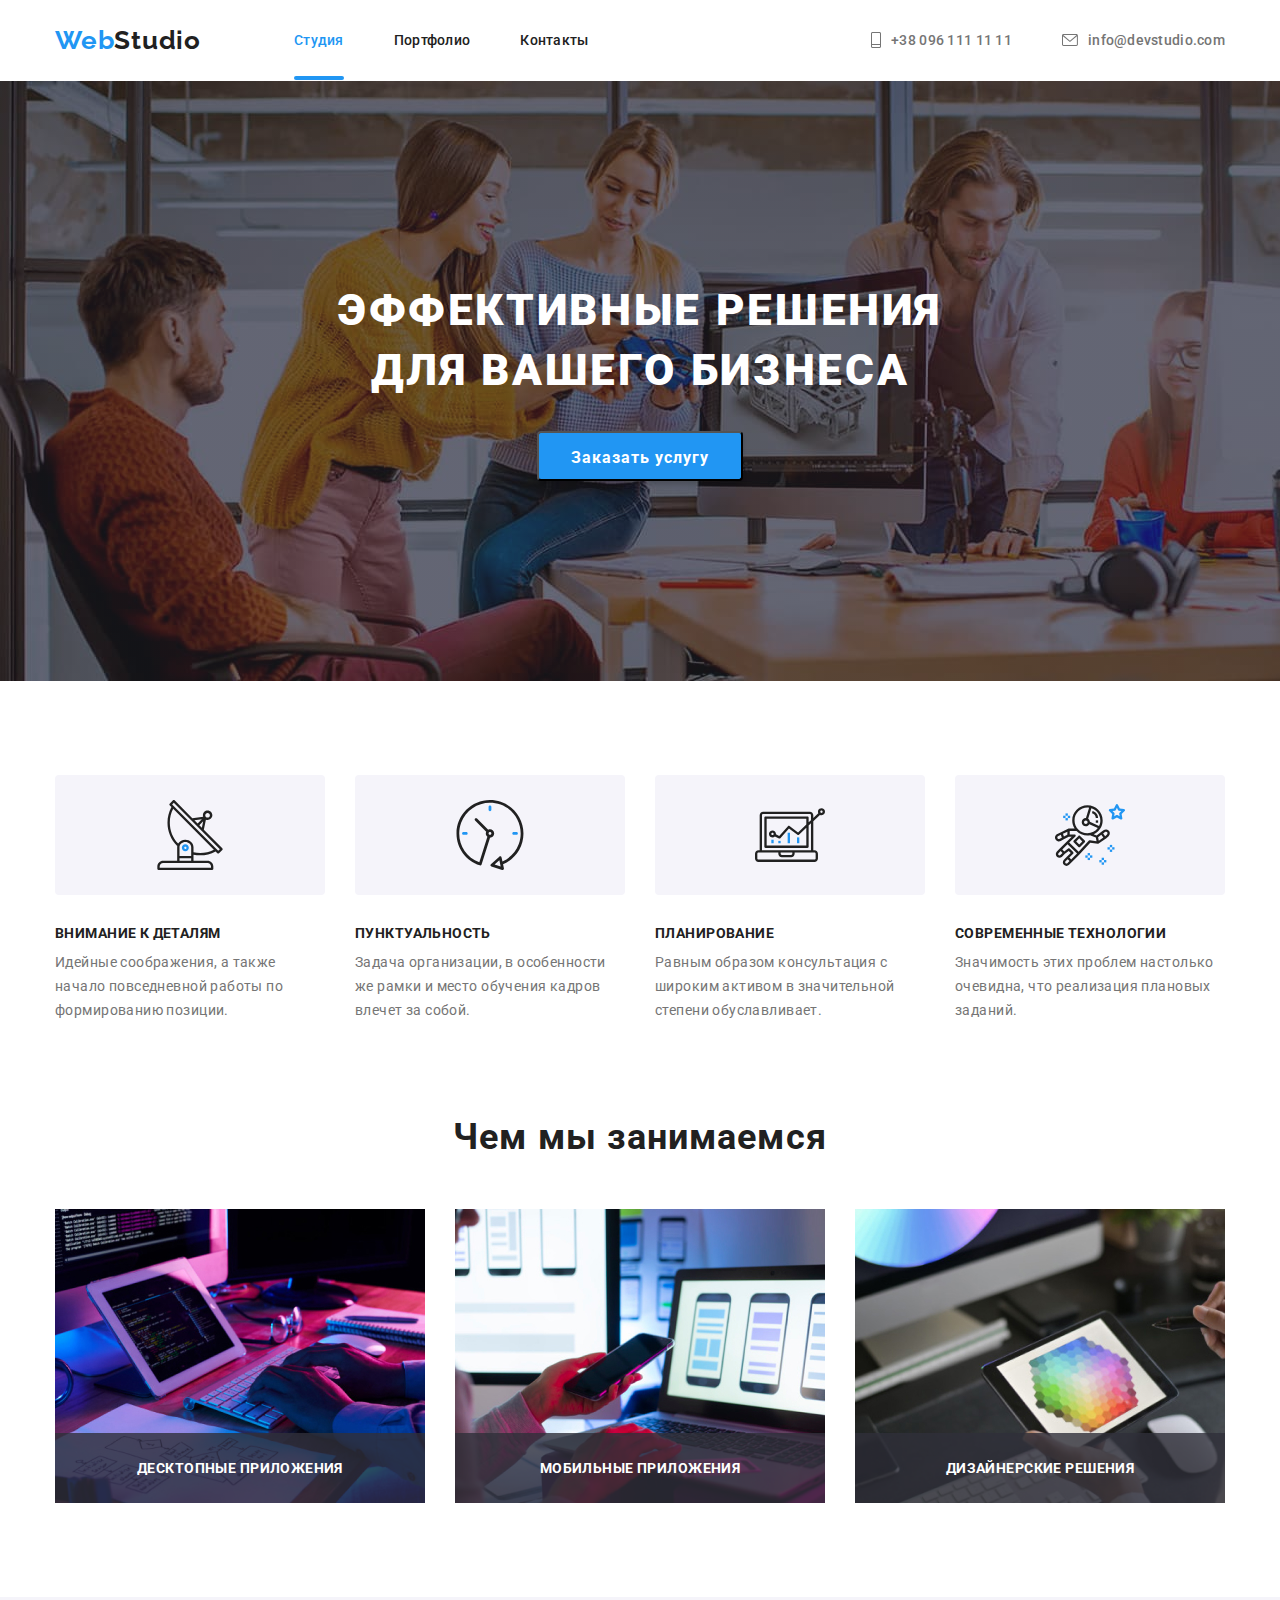
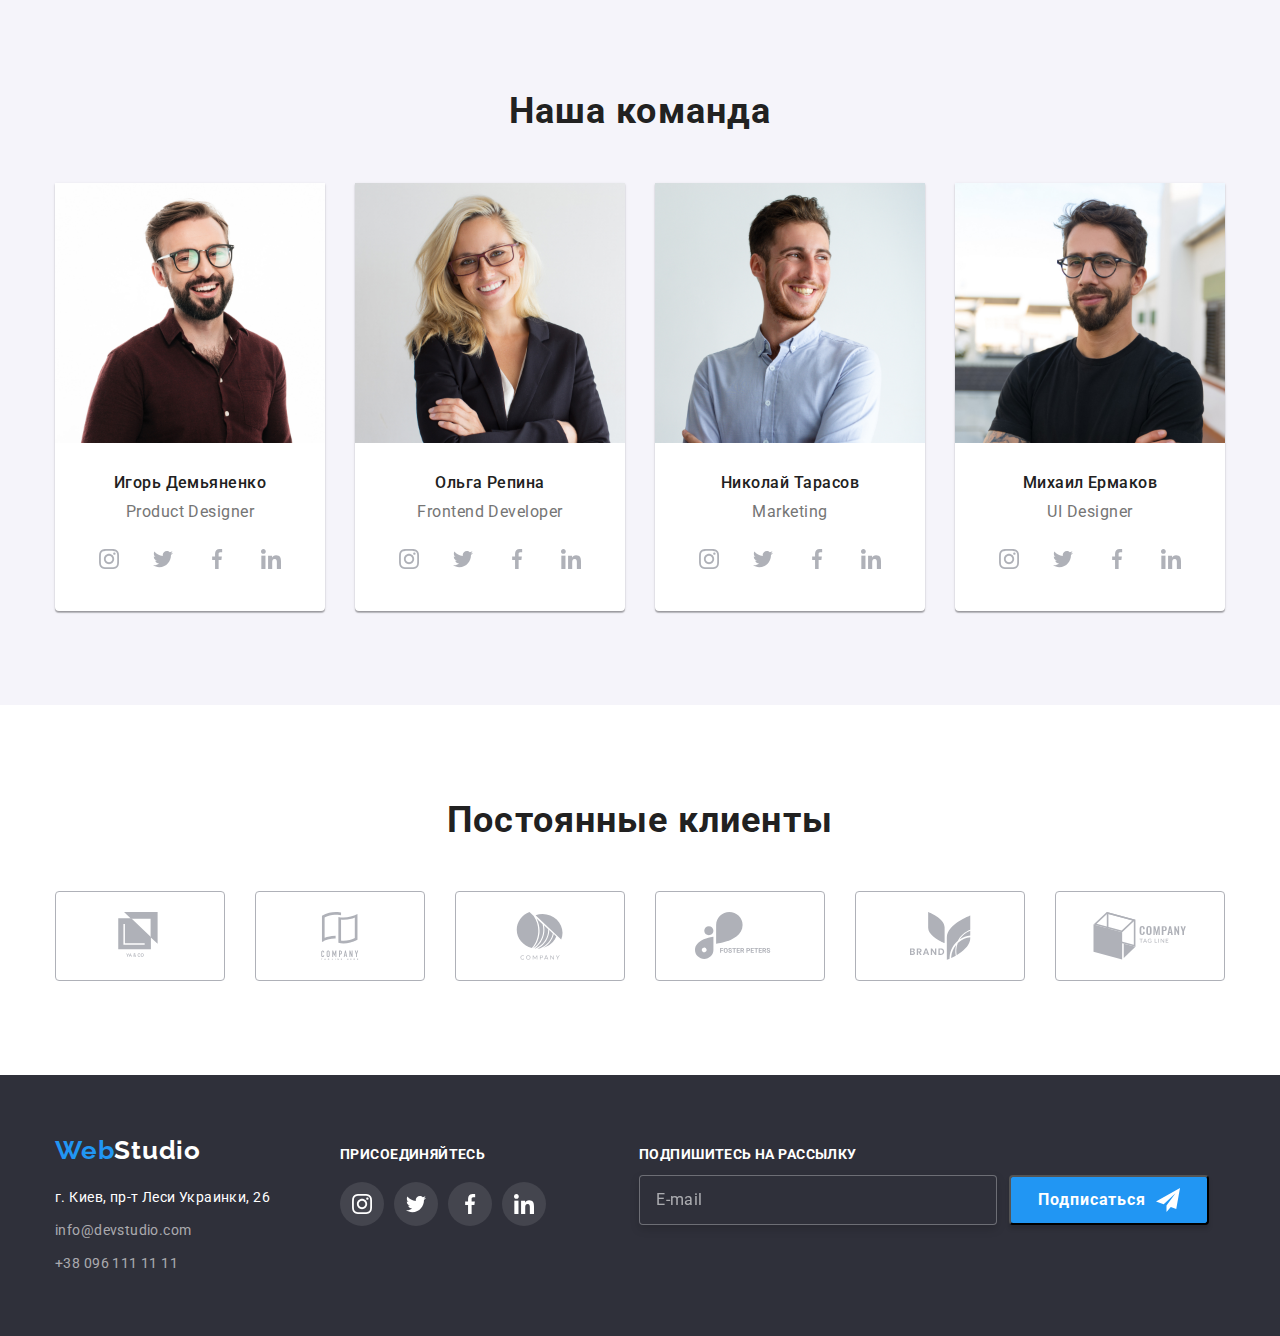
<file: index.html>
<!doctype html>
<html lang="ru">
<head>
    <meta charset="UTF-8">
    <meta name="viewport" content="width=device-width, initial-scale=1.0">
    <meta http-equiv="X-UA-Compatible" content="ie=edge">
    <link rel="stylesheet" href="./css/normalize.css"/>
    <link rel="preconnect" href="https://fonts.gstatic.com">
    <link href="https://fonts.googleapis.com/css2?family=Raleway:wght@700&family=Roboto:wght@400;500;700;900&display=swap"
          rel="stylesheet">
    <link rel="stylesheet" href="./css/styles.css"/>
    <title>WebStudio</title>
</head>
<body>
<header class="header">
    <div class="container">
        <a href="#" aria-label="логотип сайта" class="header-logo"><span>Web</span>Studio</a>
        <nav>
            <ul class="header-nav">
                <li class="header-nav-li"><a href="index.html" class="current-link header-nav-link">Студия</a></li>
                <li class="header-nav-li"><a href="portfolio.html" class="header-nav-link">Портфолио</a></li>
                <li class="header-nav-li"><a href="" class="header-nav-link">Контакты</a></li>
            </ul>
        </nav>
        <address class="header-address">
            <ul class="header-nav">
                <li class="header-address-li">

                    <a href="tel:+380961111111" class="header-address-link">
                        <svg class="icon-vector">
                            <use href="./images/sprite/sprite.svg#icon-vector"></use>
                        </svg>
                        +38 096 111 11 11</a>
                </li>
                <li class="header-address-li">

                    <a href="mailto:info@devstudio.com" class="header-address-link">
                        <svg class="icon-envelope">
                            <use href="./images/sprite/sprite.svg#icon-envelope"></use>
                        </svg>
                        info@devstudio.com</a>
                </li>
            </ul>
        </address>

    </div>
</header>
<main>
    <section class="order">
        <div class="order-content container">
            <h1 class="order-name">
                Эффективные решения для вашего бизнеса
            </h1>
            <button class="order-btn" type="button" data-modal-open>Заказать услугу</button>
        </div>
    </section>
    <section class="section">
        <div class="container">
            <h2 class="visually-hidden">Наши преимущества</h2>
            <ul class="advantage-block">
                <li class="advantage-block-section">
                    <div class="advantage-wrap">
                        <svg class="advantage-icon">
                            <use href="./images/sprite/sprite.svg#icon-antenna"></use>
                        </svg>
                    </div>
                    <h3 class="advantage">Внимание к деталям</h3>
                    <p class="advantage-about">Идейные соображения, а также начало повседневной работы по формированию
                        позиции.</p>
                </li>
                <li class="advantage-block-section">
                    <div class="advantage-wrap">
                        <svg class="advantage-icon">
                            <use href="./images/sprite/sprite.svg#icon-clock"></use>
                        </svg>
                    </div>
                    <h3 class="advantage">Пунктуальность</h3>
                    <p class="advantage-about">Задача организации, в особенности же рамки и место обучения кадров влечет
                        за
                        собой.</p>
                </li>
                <li class="advantage-block-section">
                    <div class="advantage-wrap">
                        <svg class="advantage-icon">
                            <use href="./images/sprite/sprite.svg#icon-diagram"></use>
                        </svg>
                    </div>
                    <h3 class="advantage">Планирование</h3>
                    <p class="advantage-about">Равным образом консультация с широким активом в значительной степени
                        обуславливает.</p>
                </li>
                <li class="advantage-block-section">
                    <div class="advantage-wrap">
                        <svg class="advantage-icon">
                            <use href="./images/sprite/sprite.svg#icon-astronaut"></use>
                        </svg>
                    </div>
                    <h3 class="advantage">Современные технологии</h3>
                    <p class="advantage-about">Значимость этих проблем настолько очевидна, что реализация плановых
                        заданий.</p>
                </li>
            </ul>
        </div>

    </section>
    <section class="our-work-section">
        <div class="container">
            <h2 class="our-work">
                Чем мы занимаемся
            </h2>
            <ul class="our-work-images">
                <li class="our-work-pos">
                    <div class="our-work-img-wrapper">
                        <img src="images/what_we_do/what_we_do_1.jpg" alt="Чем мы занимаемся 1"
                             class="our-work-img">
                        <p class="our-work-images-overlay">Десктопные приложения</p>
                    </div>

                </li>
                <li class="our-work-pos">
                    <div class="our-work-img-wrapper">

                        <img src="images/what_we_do/what_we_do_2.jpg" alt="Чем мы занимаемся 2"
                             class="our-work-img">
                        <p class="our-work-images-overlay">Мобильные приложения</p>
                    </div>
                </li>
                <li class="our-work-pos">
                    <div class="our-work-img-wrapper">

                        <img src="images/what_we_do/what_we_do_3.jpg" alt="Чем мы занимаемся 3"
                             class="our-work-img">
                        <p class="our-work-images-overlay">Дизайнерские решения</p>
                    </div>
                </li>
            </ul>
        </div>
    </section>
    <section class="team section">
        <div class="container">
            <h2 class="our-work">
                Наша команда
            </h2>
            <ul class="teams-position">
                <li class="team-card">
                    <img src="./images/our_team/product_designer.jpg" alt="Product Designer" class="our-team-image">
                    <h3 class="team-name">Игорь Демьяненко</h3>
                    <p lang="en" class="team-owes">Product Designer</p>
                    <ul class="team-social-list">
                        <li class="team-social-item"><a href="https://www.instagram.com/" class="team-social-link"
                                                        target="_blank">
                            <svg class="team-social-list-icon">
                                <use href="./images/sprite/sprite.svg#icon-instagram"></use>
                            </svg>
                        </a></li>
                        <li class="team-social-item"><a href="https://twitter.com/" class="team-social-link"
                                                        target="_blank">
                            <svg class="team-social-list-icon">
                                <use href="./images/sprite/sprite.svg#icon-twitter"></use>
                            </svg>
                        </a></li>
                        <li class="team-social-item"><a href="https://www.facebook.com/" class="team-social-link"
                                                        target="_blank">
                            <svg class="team-social-list-icon">
                                <use href="./images/sprite/sprite.svg#icon-facebook"></use>
                            </svg>
                        </a></li>
                        <li class="team-social-item"><a href="https://www.linkedin.com/" class="team-social-link"
                                                        target="_blank">
                            <svg class="team-social-list-icon">
                                <use href="./images/sprite/sprite.svg#icon-linkedin"></use>
                            </svg>
                        </a></li>
                    </ul>
                </li>
                <li class="team-card">
                    <img src="./images/our_team/frontend_developer.jpg" alt="Frontend Developer" class="our-team-image">
                    <h3 class="team-name">Ольга Репина</h3>
                    <p lang="en" class="team-owes">Frontend Developer</p>
                    <ul class="team-social-list">
                        <li class="team-social-item"><a href="https://www.instagram.com/" class="team-social-link"
                                                        target="_blank">
                            <svg class="team-social-list-icon">
                                <use href="./images/sprite/sprite.svg#icon-instagram"></use>
                            </svg>
                        </a></li>
                        <li class="team-social-item"><a href="https://twitter.com/" class="team-social-link"
                                                        target="_blank">
                            <svg class="team-social-list-icon">
                                <use href="./images/sprite/sprite.svg#icon-twitter"></use>
                            </svg>
                        </a></li>
                        <li class="team-social-item"><a href="https://www.facebook.com/" class="team-social-link"
                                                        target="_blank">
                            <svg class="team-social-list-icon">
                                <use href="./images/sprite/sprite.svg#icon-facebook"></use>
                            </svg>
                        </a></li>
                        <li class="team-social-item"><a href="https://www.linkedin.com/" class="team-social-link"
                                                        target="_blank">
                            <svg class="team-social-list-icon">
                                <use href="./images/sprite/sprite.svg#icon-linkedin"></use>
                            </svg>
                        </a></li>
                    </ul>
                </li>
                <li class="team-card">
                    <img src="./images/our_team/marketing.jpg" alt="Marketing" class="our-team-image">
                    <h3 class="team-name">Николай Тарасов</h3>
                    <p lang="en" class="team-owes">Marketing</p>
                    <ul class="team-social-list">
                        <li class="team-social-item"><a href="https://www.instagram.com/" class="team-social-link"
                                                        target="_blank">
                            <svg class="team-social-list-icon">
                                <use href="./images/sprite/sprite.svg#icon-instagram"></use>
                            </svg>
                        </a></li>
                        <li class="team-social-item"><a href="https://twitter.com/" class="team-social-link"
                                                        target="_blank">
                            <svg class="team-social-list-icon">
                                <use href="./images/sprite/sprite.svg#icon-twitter"></use>
                            </svg>
                        </a></li>
                        <li class="team-social-item"><a href="https://www.facebook.com/" class="team-social-link"
                                                        target="_blank">
                            <svg class="team-social-list-icon">
                                <use href="./images/sprite/sprite.svg#icon-facebook"></use>
                            </svg>
                        </a></li>
                        <li class="team-social-item"><a href="https://www.linkedin.com/" class="team-social-link"
                                                        target="_blank">
                            <svg class="team-social-list-icon">
                                <use href="./images/sprite/sprite.svg#icon-linkedin"></use>
                            </svg>
                        </a></li>
                    </ul>
                </li>
                <li class="team-card">
                    <img src="./images/our_team/ui_designer.jpg" alt="UI_Designer" class="our-team-image">
                    <h3 class="team-name">Михаил Ермаков</h3>
                    <p lang="en" class="team-owes">UI Designer</p>
                    <ul class="team-social-list">
                        <li class="team-social-item"><a href="https://www.instagram.com/" class="team-social-link"
                                                        target="_blank">
                            <svg class="team-social-list-icon">
                                <use href="./images/sprite/sprite.svg#icon-instagram"></use>
                            </svg>
                        </a></li>
                        <li class="team-social-item"><a href="https://twitter.com/" class="team-social-link"
                                                        target="_blank">
                            <svg class="team-social-list-icon">
                                <use href="./images/sprite/sprite.svg#icon-twitter"></use>
                            </svg>
                        </a></li>
                        <li class="team-social-item"><a href="https://www.facebook.com/" class="team-social-link"
                                                        target="_blank">
                            <svg class="team-social-list-icon">
                                <use href="./images/sprite/sprite.svg#icon-facebook"></use>
                            </svg>
                        </a></li>
                        <li class="team-social-item"><a href="https://www.linkedin.com/" class="team-social-link"
                                                        target="_blank">
                            <svg class="team-social-list-icon">
                                <use href="./images/sprite/sprite.svg#icon-linkedin"></use>
                            </svg>
                        </a></li>
                    </ul>
                </li>
            </ul>
        </div>

    </section>
    <section class="clients section">
        <div class="container">
            <h2 class="clients-tittle">Постоянные клиенты</h2>
            <ul class="clients-list">
                <li class="clients-item"><a href="" class="clients-link">
                    <svg class="clients-icon">
                        <use href="./images/sprite/sprite.svg#icon-logo-1"></use>
                    </svg>
                </a></li>
                <li class="clients-item"><a href="" class="clients-link">
                    <svg class="clients-icon">
                        <use href="./images/sprite/sprite.svg#icon-logo-2"></use>
                    </svg>
                </a></li>
                <li class="clients-item"><a href="" class="clients-link">
                    <svg class="clients-icon">
                        <use href="./images/sprite/sprite.svg#icon-logo-3"></use>
                    </svg>
                </a></li>
                <li class="clients-item"><a href="" class="clients-link">
                    <svg class="clients-icon">
                        <use href="./images/sprite/sprite.svg#icon-logo-4"></use>
                    </svg>
                </a></li>
                <li class="clients-item"><a href="" class="clients-link">
                    <svg class="clients-icon">
                        <use href="./images/sprite/sprite.svg#icon-logo-5"></use>
                    </svg>
                </a></li>
                <li class="clients-item"><a href="" class="clients-link">
                    <svg class="clients-icon">
                        <use href="./images/sprite/sprite.svg#icon-logo-6"></use>
                    </svg>
                </a></li>
            </ul>
        </div>
    </section>
</main>
<footer class="footer">
    <div class="container">
        <!--        <a href="#" aria-label="логотип сайта" class="footer-logo"><span>Web</span>Studio</a>-->
        <address class="footer-address">
            <div>
                <a href="#" aria-label="логотип сайта" class="footer-logo"><span>Web</span>Studio</a>
                <ul>
                    <li class="footer-address-inf"><a href="https://goo.gl/maps/DcBkYjaasSSmCupL6" target="_blank"
                                                      class="footer-address">г. Киев, пр-т
                        Леси Украинки, 26</a></li>
                    <li class="footer-address-inf"><a href="mailto:info@devstudio.com" class="footer-address">info@devstudio.com</a>
                    </li>
                    <li class="footer-address-inf"><a href="tel:+380961111111" class="footer-address">+38 096 111 11
                        11</a>
                    </li>
                </ul>
            </div>
            <div class="footer-icon">
                <p class="footer-icon-head">присоединяйтесь</p>
                <ul class="footer-social-list">
                    <li class="footer-social-item"><a href="https://www.instagram.com/" class="footer-social-link"
                                                      target="_blank">
                        <svg class="footer-social-list-icon">
                            <use href="./images/sprite/sprite.svg#icon-instagram"></use>
                        </svg>
                    </a></li>
                    <li class="footer-social-item"><a href="https://twitter.com/" class="footer-social-link"
                                                      target="_blank">
                        <svg class="footer-social-list-icon">
                            <use href="./images/sprite/sprite.svg#icon-twitter"></use>
                        </svg>
                    </a></li>
                    <li class="footer-social-item"><a href="https://www.facebook.com/" class="footer-social-link"
                                                      target="_blank">
                        <svg class="footer-social-list-icon">
                            <use href="./images/sprite/sprite.svg#icon-facebook"></use>
                        </svg>
                    </a></li>
                    <li class="footer-social-item"><a href="https://www.linkedin.com/" class="footer-social-link"
                                                      target="_blank">
                        <svg class="footer-social-list-icon">
                            <use href="./images/sprite/sprite.svg#icon-linkedin"></use>
                        </svg>
                    </a></li>
                </ul>
            </div>
            <div class="footer__mailing">
            <form action="#" class="footer__form">
                <p class="footer__form-info">Подпишитесь на рассылку</p>
                <div class="footer__form-wrapper">
                <label class="footer__form-field">
                    <input type="text" class="footer__form-input" placeholder="E-mail" name="user_mail">
                </label>
                <button type="submit" class="footer__form_btn"><span class="footer__form_btn-wrapper">Подписаться
                    <img src="./images/sprite/icon_send.svg" alt="footer__icon" class="footer__form-btn-icon">
                </span>
                </button>
                </div>
            </form>
            </div>
        </address>
    </div>
</footer>

<div class="backdrop is-hidden" data-modal>
    <div class="modal">
        <button type="button" class="close-btn" data-modal-close><img src="./images/sprite/close-black.svg"
                                                                      alt="close-black"></button>
        <form action="#" class="modal__form">
            <p class="modal__form-action">Оставьте свои данные, мы вам перезвоним</p>
            <label class="modal__form-field">
                <span class="modal__form-name">Имя</span>
                <span class="modal__form-input-wrapper">
                    <input type="text" class="modal__form-input" name="user_name">
                    <svg class="modal__form-icon">
                        <use href="./images/sprite/modal.svg#icon-person"></use>
                    </svg>
                </span>
            </label>
            <label class="modal__form-field">
                <span class="modal__form-name">Телефон</span>
                <span class="modal__form-input-wrapper">
                <input type="tel" class="modal__form-input" name="user_tel">
                <svg class="modal__form-icon">
                    <use href="./images/sprite/modal.svg#icon-phone"></use>
                </svg>
               </span>
            </label>
            <label class="modal__form-field">
                <span class="modal__form-name">Почта</span>
                <span class="modal__form-input-wrapper">
                <input type="email" class="modal__form-input" name="user_mail">
                <svg class="modal__form-icon">
                    <use href="./images/sprite/modal.svg#icon-email"></use>
                </svg>
                </span>
            </label>
            <label class="modal__form-field-comment" for="comment">
                <span class="modal__form-name">Комментарий</span>
            </label>
                <textarea id="comment" name="user_message" class="modal__form-message" placeholder="Введите текст"></textarea>

            <input id="user-policy" type="checkbox" name="user_policy" class="modal__form-policy visually-hidden"
                   value="accept-policy">
            <label for="user-policy" class="modal__form-policy "><span class="modal__form-text">Соглашаюсь с рассылкой и принимаю <a
                    href="">Условия
                договора</a></span>
            </label>
            <button type="submit" class="modal__form-btn">Отправить</button>
        </form>
    </div>
</div>


<script src="./js/modal.js"></script>
</body>
</html>
</file>
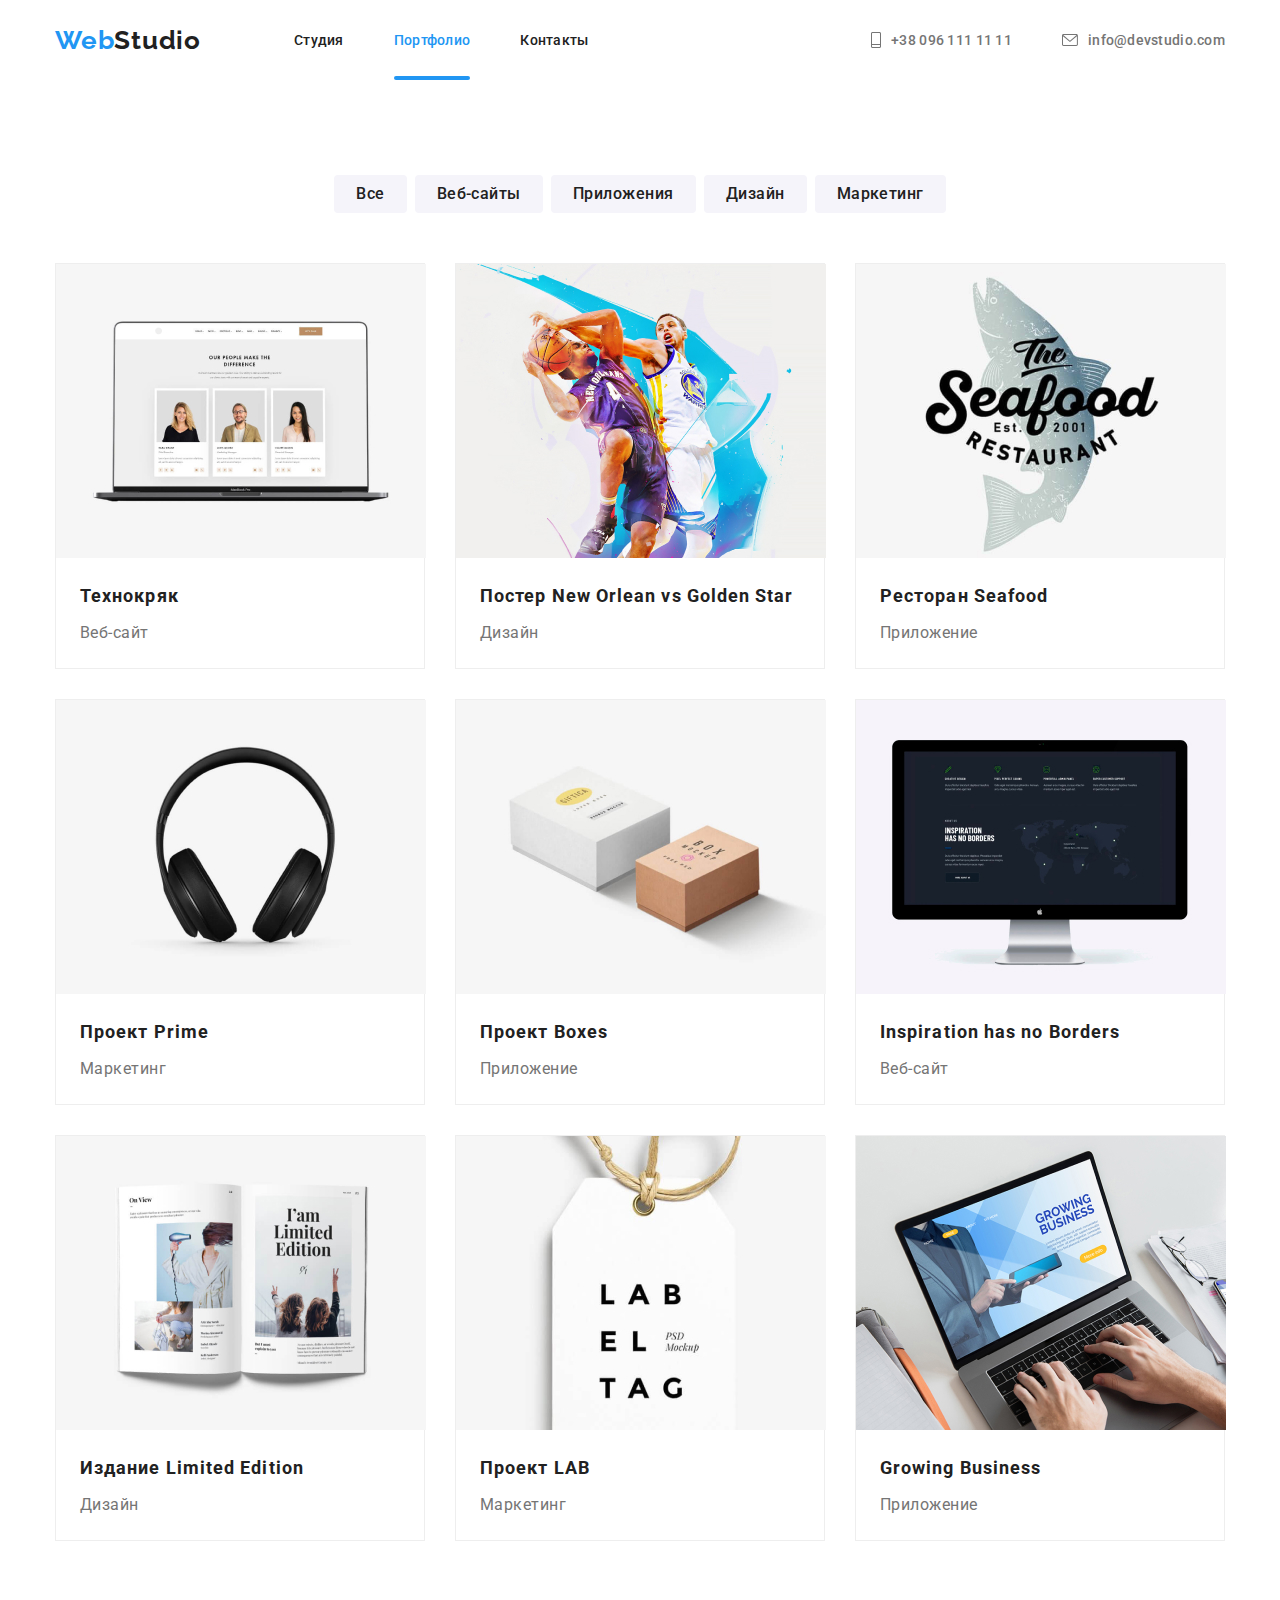
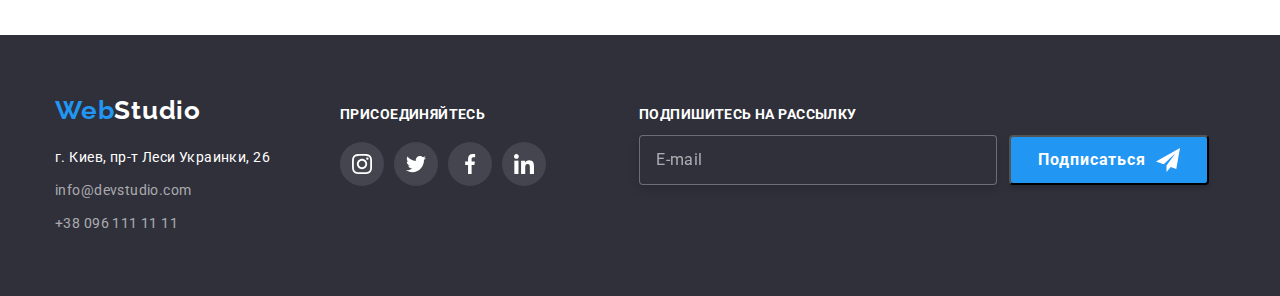
<file: portfolio.html>
<!doctype html>
<html lang="ru">
<head>
    <meta charset="UTF-8">
    <meta name="viewport" content="width=device-width, initial-scale=1.0">
    <meta http-equiv="X-UA-Compatible" content="ie=edge">
    <link rel="stylesheet" href="./css/normalize.css"/>
    <link rel="preconnect" href="https://fonts.gstatic.com">
    <link href="https://fonts.googleapis.com/css2?family=Raleway:wght@700&family=Roboto:wght@400;500;700;900&display=swap"
          rel="stylesheet">
    <link rel="stylesheet" href="./css/styles.css"/>
    <title>portfolio</title>
</head>
<body>
<header class="header">
    <div class="container">
        <a href="#" aria-label="логотип сайта" class="header-logo"><span>Web</span>Studio</a>
        <nav>
            <ul class="header-nav">
                <li class="header-nav-li"><a href="index.html" class="header-nav-link">Студия</a></li>
                <li class="header-nav-li"><a href="portfolio.html" class="current-link header-nav-link">Портфолио</a>
                </li>
                <li class="header-nav-li"><a href="" class="header-nav-link">Контакты</a></li>
            </ul>
        </nav>
        <address class="header-address">
            <ul class="header-nav">
                <li class="header-address-li">

                    <a href="tel:+380961111111" class="header-address-link">
                        <svg class="icon-vector">
                            <use href="./images/sprite/sprite.svg#icon-vector"></use>
                        </svg>
                        +38 096 111 11 11</a>
                </li>
                <li class="header-address-li">

                    <a href="mailto:info@devstudio.com" class="header-address-link">
                        <svg class="icon-envelope">
                            <use href="./images/sprite/sprite.svg#icon-envelope"></use>
                        </svg>
                        info@devstudio.com</a>
                </li>
            </ul>
        </address>
    </div>
</header>
<main>
    <section class="section">
        <div class="container">
            <h1 class="visually-hidden">Портфолио</h1>
            <ul class="portfolio-btn-position">
                <li class="portfolio-btn-pos">
                    <button class="portfolio-nav">Все</button>
                </li>
                <li class="portfolio-btn-pos">
                    <button class="portfolio-nav">Веб-сайты</button>
                </li>
                <li class="portfolio-btn-pos">
                    <button class="portfolio-nav">Приложения</button>
                </li>
                <li class="portfolio-btn-pos">
                    <button class="portfolio-nav">Дизайн</button>
                </li>
                <li class="portfolio-btn-pos">
                    <button class="portfolio-nav">Маркетинг</button>
                </li>
            </ul>
            <ul class="portfolio-img-position">
                <li class="portfolio-card"><a href="" class="portfolio-card-link">
                    <div class="portfolio-img-wrapper">
                        <img
                                src="./images/portfolio_img/portfolio_1.jpg" alt="веб-сайт"
                                class="portfolio-img">
                        <p class="portfolio-overlay">Технокряк это современная площадка распространения коронавируса.
                            Компании используют эту
                            платформу для цифрового шпионажа и атак на защищённые сервера конкурентов.</p>
                    </div>
                    <h2 class="portfolio-soft">Технокряк</h2>
                    <p class="portfolio-about">Веб-сайт</p></a>

                </li>
                <li class="portfolio-card"><a href="" class="portfolio-card-link">
                    <div class="portfolio-img-wrapper">
                        <img
                                src="./images/portfolio_img/portfolio_2.jpg" alt=""
                                class="portfolio-img">
                        <p class="portfolio-overlay">Технокряк это современная площадка распространения коронавируса.
                            Компании используют эту
                            платформу для цифрового шпионажа и атак на защищённые сервера конкурентов.</p>
                    </div>
                    <h2 class="portfolio-soft">Постер New Orlean vs Golden Star</h2>
                    <p class="portfolio-about">Дизайн</p></a>
                </li>
                <li class="portfolio-card"><a href="" class="portfolio-card-link">
                    <div class="portfolio-img-wrapper">
                        <img
                                src="./images/portfolio_img/portfolio_3.jpg" alt=""
                                class="portfolio-img">
                        <p class="portfolio-overlay">Технокряк это современная площадка распространения коронавируса.
                            Компании используют эту
                            платформу для цифрового шпионажа и атак на защищённые сервера конкурентов.</p>
                    </div>
                    <h2 class="portfolio-soft">Ресторан Seafood</h2>
                    <p class="portfolio-about">Приложение</p></a>
                </li>
                <li class="portfolio-card"><a href="" class="portfolio-card-link">
                    <div class="portfolio-img-wrapper">
                        <img
                                src="./images/portfolio_img/portfolio_4.jpg" alt=""
                                class="portfolio-img">
                        <p class="portfolio-overlay">Технокряк это современная площадка распространения коронавируса.
                            Компании используют эту
                            платформу для цифрового шпионажа и атак на защищённые сервера конкурентов.</p>
                    </div>
                    <h2 class="portfolio-soft">Проект Prime</h2>
                    <p class="portfolio-about">Маркетинг</p></a>
                </li>
                <li class="portfolio-card"><a href="" class="portfolio-card-link">
                    <div class="portfolio-img-wrapper">
                        <img
                                src="./images/portfolio_img/portfolio_5.jpg" alt=""
                                class="portfolio-img">
                        <p class="portfolio-overlay">Технокряк это современная площадка распространения коронавируса.
                            Компании используют эту
                            платформу для цифрового шпионажа и атак на защищённые сервера конкурентов.</p>
                    </div>
                    <h2 class="portfolio-soft">Проект Boxes</h2>
                    <p class="portfolio-about">Приложение</p></a>
                </li>
                <li class="portfolio-card"><a href="" class="portfolio-card-link">
                    <div class="portfolio-img-wrapper">
                        <img
                                src="./images/portfolio_img/portfolio_6.jpg" alt=""
                                class="portfolio-img">
                        <p class="portfolio-overlay">Технокряк это современная площадка распространения коронавируса.
                            Компании используют эту
                            платформу для цифрового шпионажа и атак на защищённые сервера конкурентов.</p>
                    </div>
                    <h2 class="portfolio-soft">Inspiration has no Borders</h2>
                    <p class="portfolio-about">Веб-сайт</p></a>
                </li>
                <li class="portfolio-card"><a href="" class="portfolio-card-link">
                    <div class="portfolio-img-wrapper">
                        <img
                                src="./images/portfolio_img/portfolio_7.jpg" alt=""
                                class="portfolio-img">
                        <p class="portfolio-overlay">Технокряк это современная площадка распространения коронавируса.
                            Компании используют эту
                            платформу для цифрового шпионажа и атак на защищённые сервера конкурентов.</p>
                    </div>
                    <h2 class="portfolio-soft">Издание Limited Edition</h2>
                    <p class="portfolio-about">Дизайн</p></a>
                </li>
                <li class="portfolio-card"><a href="" class="portfolio-card-link">
                    <div class="portfolio-img-wrapper">
                        <img
                                src="./images/portfolio_img/portfolio_8.jpg" alt=""
                                class="portfolio-img">
                        <p class="portfolio-overlay">Технокряк это современная площадка распространения коронавируса.
                            Компании используют эту
                            платформу для цифрового шпионажа и атак на защищённые сервера конкурентов.</p>
                    </div>
                    <h2 class="portfolio-soft">Проект LAB</h2>
                    <p class="portfolio-about">Маркетинг</p></a>
                </li>
                <li class="portfolio-card"><a href="" class="portfolio-card-link">
                    <div class="portfolio-img-wrapper">
                        <img
                                src="./images/portfolio_img/portfolio_9.jpg" alt=""
                                class="portfolio-img">
                        <p class="portfolio-overlay">Технокряк это современная площадка распространения коронавируса.
                            Компании используют эту
                            платформу для цифрового шпионажа и атак на защищённые сервера конкурентов.</p>
                    </div>
                    <h2 class="portfolio-soft">Growing Business</h2>
                    <p class="portfolio-about">Приложение</p></a>
                </li>
            </ul>
        </div>
    </section>
</main>
<footer class="footer">
    <div class="container">
        <!--        <a href="#" aria-label="логотип сайта" class="footer-logo"><span>Web</span>Studio</a>-->
        <address class="footer-address">
            <div>
                <a href="#" aria-label="логотип сайта" class="footer-logo"><span>Web</span>Studio</a>
                <ul>
                    <li class="footer-address-inf"><a href="https://goo.gl/maps/DcBkYjaasSSmCupL6" target="_blank"
                                                      class="footer-address">г. Киев, пр-т
                        Леси Украинки, 26</a></li>
                    <li class="footer-address-inf"><a href="mailto:info@devstudio.com" class="footer-address">info@devstudio.com</a>
                    </li>
                    <li class="footer-address-inf"><a href="tel:+380961111111" class="footer-address">+38 096 111 11
                        11</a>
                    </li>
                </ul>
            </div>
            <div class="footer-icon">
                <p class="footer-icon-head">присоединяйтесь</p>
                <ul class="footer-social-list">
                    <li class="footer-social-item"><a href="https://www.instagram.com/" class="footer-social-link"
                                                      target="_blank">
                        <svg class="footer-social-list-icon">
                            <use href="./images/sprite/sprite.svg#icon-instagram"></use>
                        </svg>
                    </a></li>
                    <li class="footer-social-item"><a href="https://twitter.com/" class="footer-social-link"
                                                      target="_blank">
                        <svg class="footer-social-list-icon">
                            <use href="./images/sprite/sprite.svg#icon-twitter"></use>
                        </svg>
                    </a></li>
                    <li class="footer-social-item"><a href="https://www.facebook.com/" class="footer-social-link"
                                                      target="_blank">
                        <svg class="footer-social-list-icon">
                            <use href="./images/sprite/sprite.svg#icon-facebook"></use>
                        </svg>
                    </a></li>
                    <li class="footer-social-item"><a href="https://www.linkedin.com/" class="footer-social-link"
                                                      target="_blank">
                        <svg class="footer-social-list-icon">
                            <use href="./images/sprite/sprite.svg#icon-linkedin"></use>
                        </svg>
                    </a></li>
                </ul>
            </div>
            <div class="footer__mailing">
                <form action="#" class="footer__form">
                    <p class="footer__form-info">Подпишитесь на рассылку</p>
                    <div class="footer__form-wrapper">
                        <label class="footer__form-field">
                            <input type="text" class="footer__form-input" placeholder="E-mail" name="user_mail">
                        </label>
                        <button type="submit" class="footer__form_btn"><span class="footer__form_btn-wrapper">Подписаться
                    <img src="./images/sprite/icon_send.svg" alt="footer__icon" class="footer__form-btn-icon">
                </span>
                        </button>
                    </div>
                </form>
            </div>
        </address>
    </div>
</footer>
</body>
</html>
</file>
<file: css/styles.css>
*,
*::before,
*::after {
    box-sizing: border-box;
}

body {
    /*width: 100%;*/
    /*max-width: 1600px;*/
    margin: auto;
}

.header {
    background: #FFFFFF;
    padding-bottom: 25px;
    padding-top: 25px;
}

.container {
    width: 1200px;
    padding: 0 15px;
    margin: 0 auto;
}


.section {
    /*padding-top: 94px;*/
    /*margin-bottom: 94px;*/

    padding-top: 94px;
    padding-bottom: 94px;
}

/**,*/
/**::before,*/
/**::after {*/
/*    margin: 0;*/
/*    padding: 0;*/
/*}*/


h1,
h2,
h3,
h4,
h5,
h6 {
    margin: 0;
}

ul,
ol {
    list-style: none;
    padding: 0;
    margin: 0;
}

p {
    margin: 0;
}

img {
    display: block;
}

.visually-hidden {
    position: absolute;
    width: 1px;
    height: 1px;
    margin: -1px;
    border: 0;
    padding: 0;

    white-space: nowrap;
    clip-path: inset(100%);
    clip: rect(0 0 0 0);
    overflow: hidden;
}


.header .container {
    display: flex;
    align-items: center;
}

.header-logo {
    font-family: 'Raleway', sans-serif;
    text-decoration: none;
    color: #212121;
    font-size: 26px;
    font-weight: 700;
    line-height: 1.192;
    letter-spacing: 0.03em;

    margin-right: 93px;

}

.header-logo > span {
    color: #2196F3;
}

.header-nav {
    box-sizing: border-box;
    display: flex;
    justify-content: center;
    align-items: center;

}


.header-nav-li:not(:last-child) {
    margin-right: 50px;
}


.header-nav-link {
    font-family: 'Roboto', sans-serif;
    text-decoration: none;
    font-weight: 500;
    font-size: 14px;
    line-height: 1.142;
    letter-spacing: 0.02em;
    color: #212121;
    transition: 250ms cubic-bezier(0.4, 0, 0.2, 1);

}

.header-nav-link:hover, .header-nav-link:focus {
    color: #2196F3;
    transition: 250ms cubic-bezier(0.4, 0, 0.2, 1);
}


.current-link {
    color: #2196F3;
    text-decoration: none;
    position: relative;
}


.current-link::before {
    content: '';
    font-size: 40px;
    border-radius: 2px;
    background: #2196F3;
    height: 4px;
    width: 100%;
    position: absolute;
    bottom: -32px;
    left: 0;
    display: inline-block
}

.header-address {
    margin-left: auto;
}

.header-address-link {
    text-decoration: none;
    font-family: 'Roboto', sans-serif;
    font-style: normal;
    font-weight: 500;
    font-size: 14px;
    line-height: 1.142;
    letter-spacing: 0.02em;
    color: #757575;

    display: flex;
    align-items: center;

    fill: #757575;
    transition: 250ms cubic-bezier(0.4, 0, 0.2, 1);
}

.header-address-li:not(:last-child) {
    margin-right: 50px;
}

.icon-envelope {
    width: 16px;
    height: 12px;
    margin: 3px 10px 3px 0;
}

.icon-vector {
    width: 10px;
    height: 16px;
    margin: 3px 10px 3px 0;
}


.header-address-link:hover, .header-address-link:focus {
    color: #2196F3;
    transition: 250ms cubic-bezier(0.4, 0, 0.2, 1);
}

.header-address-link:hover .icon-envelope,
.header-address-link:hover .icon-vector,
.header-address-link:focus .icon-envelope,
.header-address-link:focus .icon-vector {
    fill: #2196F3;
    transition: 250ms cubic-bezier(0.4, 0, 0.2, 1);
}


.order {
    /*back      ground: #2F303A;*/
    background-image: linear-gradient(
            rgba(47, 48, 58, 0.4),
            rgba(47, 48, 58, 0.4)
    ), url("../images/hero/img-hero.jpg");
    background-repeat: no-repeat;
    background-size: cover;
    display: flex;
    min-height: 600px;
    max-width: 1600px;
    margin: auto;
}

.order-content {
    width: 696px;
    padding: 200px 0;
    display: flex;
    flex-direction: column;
    align-items: center;
    justify-content: center;
}

.order-name {
    font-family: 'Roboto', sans-serif;
    font-weight: 900;
    font-size: 44px;
    line-height: 1.363;
    text-align: center;
    letter-spacing: 0.06em;
    text-transform: uppercase;
    color: #FFFFFF;

    margin-bottom: 30px;
}

.order-btn {
    min-width: 200px;
    height: 50px;
    padding: 10px 32px;
    background: #2196F3;
    box-shadow: 0 4px 4px rgba(0, 0, 0, 0.15);
    font-family: 'Roboto', sans-serif;
    font-weight: 700;
    font-size: 16px;
    line-height: 1.875;
    text-align: center;
    letter-spacing: 0.06em;
    color: #FFFFFF;

    cursor: pointer;
    border-radius: 4px;
}

.advantage-block {
    /*justify-content: center;*/
    flex-direction: row;

    display: flex;
}

.advantage-icon {
    width: 70px;
    height: 70px;
}

.advantage-wrap {
    background: #F5F4FA;
    border-radius: 4px;
    width: 270px;
    height: 120px;
    display: flex;
    justify-content: center;
    align-items: center;
    margin-bottom: 30px;
}

.advantage-block-section {
    width: 270px;
}

.advantage-block-section:not(:last-child) {
    margin-right: 30px;
}

.advantage {
    font-family: 'Roboto', sans-serif;
    font-weight: 700;
    font-size: 14px;
    line-height: 1.142;
    letter-spacing: 0.03em;
    text-transform: uppercase;
    color: #212121;

    margin-bottom: 10px;
}


.advantage-about {

    font-family: 'Roboto', sans-serif;
    font-weight: 400;
    font-size: 14px;
    line-height: 1.714;
    letter-spacing: 0.03em;
    color: #757575;
    width: 270px;

}

.our-work {
    font-family: 'Roboto', sans-serif;
    font-weight: 700;
    font-size: 36px;
    line-height: 1.166;
    text-align: center;
    letter-spacing: 0.03em;
    color: #212121;
    margin-bottom: 50px;
}

.our-work-section {
    padding-bottom: 94px;
}


.our-work-images {
    display: flex;
    justify-content: space-between;
    flex-direction: row;
}

.our-work-images-overlay {
    font-family: 'Roboto', sans-serif;
    font-style: normal;
    font-weight: 700;
    font-size: 14px;
    line-height: 1.143;
    text-align: center;
    letter-spacing: 0.03em;
    text-transform: uppercase;
    color: #FFFFFF;
    background: rgba(47, 48, 58, 0.8);
    padding: 27px 82px;
    width: 100%;
    position: absolute;
    bottom: 0;
    left: 0;
}

.our-work-img-wrapper {
    position: relative;
}


.our-work-img {
    width: 370px;
    height: 294px;
    display: block;
}

/*.our-work-pos:not(:last-child) {*/
/*    margin-right: 30px;*/
/*}*/

.team {
    background: #F5F4FA;
}

.team-name {
    font-family: 'Roboto', sans-serif;
    font-style: normal;
    font-weight: 500;
    font-size: 16px;
    line-height: 1.1875;
    text-align: center;
    letter-spacing: 0.03em;
    color: #212121;
    margin-bottom: 10px;
}


.team-owes {
    font-family: 'Roboto', sans-serif;
    font-weight: 400;
    font-size: 16px;
    line-height: 1.1875;
    text-align: center;
    letter-spacing: 0.03em;
    color: #757575;
    margin-bottom: 16px;
}

.teams-position {
    display: flex;
    flex-direction: row;
    justify-content: space-between;
}

.team-card {
    background: #FFFFFF;
    box-shadow: 0 1px 3px rgba(0, 0, 0, 0.12), 0 1px 1px rgba(0, 0, 0, 0.14), 0 2px 1px rgba(0, 0, 0, 0.2);
    border-radius: 0 0 4px 4px;
}

.team-card:not(:last-child) {
    margin-right: 30px;
}

.team-social-list {
    display: flex;
    justify-content: space-between;
    padding: 0 32px 30px;
}


.team-social-link:hover .team-social-list-icon,
.team-social-link:focus .team-social-list-icon {
    transition: 250ms cubic-bezier(0.4, 0, 0.2, 1);
    fill: #FFFFFF;
}

.team-social-link:hover,
.team-social-link:focus {
    background: #2196F3;
    transition: 250ms cubic-bezier(0.4, 0, 0.2, 1);
}

.team-social-link {
    display: flex;
    justify-content: center;
    align-items: center;
    width: 44px;
    height: 44px;
    border-radius: 50%;
    transition: 250ms cubic-bezier(0.4, 0, 0.2, 1);
}

.team-social-list-icon {
    width: 20px;
    height: 20px;
    fill: #AFB1B8;
}

.clients-tittle {
    font-family: 'Roboto', sans-serif;
    font-style: normal;
    font-weight: 700;
    font-size: 36px;
    line-height: 42px;
    text-align: center;
    letter-spacing: 0.03em;
    color: #212121;
    margin-bottom: 50px;
}

.clients-link {
    width: 170px;
    height: 90px;
    border: 1px solid #AFB1B8;
    border-radius: 4px;
    display: flex;
    justify-content: center;
    align-items: center;
    /*padding: 20px 0;*/
    transition: 250ms cubic-bezier(0.4, 0, 0.2, 1);
}

.clients-list {
    display: flex;
    justify-content: space-between;
}

.clients-icon {
    width: 100%;
    height: 100%;
    fill: #AFB1B8;
    padding: 20px 0;

}

.clients-link:hover .clients-icon,
.clients-link:focus .clients-icon {
    fill: #2196F3;
    transition: 250ms cubic-bezier(0.4, 0, 0.2, 1);
}

.clients-link:hover,
.clients-link:focus {
    border: 1px solid #2196F3;
    transition: 250ms cubic-bezier(0.4, 0, 0.2, 1);
}


/*.footer-address-inf:not(:last-child) {*/
/*    margin-right:30px;*/
/*}*/


.footer {
    background: #2F303A;
    display: flex;
    align-items: center;
    padding: 60px 0;
}

.footer-logo {
    text-decoration: none;
    font-family: 'Raleway', sans-serif;
    font-weight: 700;
    font-size: 26px;
    line-height: 1.192;
    letter-spacing: 0.03em;
    color: #FFFFFF;
    margin-bottom: 20px;
    display: inline-block;
}

.footer-logo > span {
    color: #2196F3;

}


.footer-address {
    text-decoration: none;
    font-family: 'Roboto', sans-serif;
    font-style: normal;
    font-weight: 400;
    font-size: 14px;
    line-height: 1.714;
    letter-spacing: 0.03em;
    color: rgba(255, 255, 255, 0.6);
    display: flex;
    align-items: baseline;
    /*margin-top: 20px;*/
}

.footer-address a[target] {
    color: #FFFFFF;
}


.our-team-image {
    width: 270px;
    height: 260px;
    margin-bottom: 30px;

}

.footer-address-inf:not(:last-child) {
    margin-bottom: 9px;
}

.footer-icon {
    margin-left: 70px;
    width: 206px;
}

.footer-icon-head {
    font-family: 'Roboto', sans-serif;
    font-style: normal;
    font-weight: 700;
    font-size: 14px;
    line-height: 16px;
    letter-spacing: 0.03em;
    text-transform: uppercase;
    margin-bottom: 20px;
    color: #FFFFFF;

}

.footer-social-list {
    display: flex;
    justify-content: space-between;
}


.footer-social-link:hover,
.footer-social-link:focus {
    background: #2196F3;
    transition: 250ms cubic-bezier(0.4, 0, 0.2, 1);
}

.footer-social-link {
    display: flex;
    justify-content: center;
    align-items: center;
    background: rgba(255, 255, 255, 0.1);;
    width: 44px;
    height: 44px;
    border-radius: 50%;
    transition: 250ms cubic-bezier(0.4, 0, 0.2, 1);
}

.footer-social-list-icon {
    width: 20px;
    height: 20px;
    fill: #FFFFFF;
}

.footer__mailing{
    margin-left: 93px;
    width: 570px;
}

/*.footer__form {*/
/*    margin-left: 104px;*/
/*}*/

.footer__form-info {
    /*display: flex;*/
    font-family: 'Roboto', sans-serif;
    font-style: normal;
    font-weight: 700;
    font-size: 14px;
    line-height: 1.143px;
    letter-spacing: 0.03em;
    text-transform: uppercase;
    color: #FFFFFF;

    margin-bottom: 20px;

}

.footer__form-wrapper {
    display: flex;
}


.footer__form-input {
    width: 358px;
    height: 50px;
    border: 1px solid rgba(255, 255, 255, 0.3);
    box-sizing: border-box;
    filter: drop-shadow(0px 4px 4px rgba(0, 0, 0, 0.15));
    border-radius: 4px;
    background: #2F303A;
    color: #FFFFFF;
    resize: none;
    padding-left: 16px;
    /*margin-right: 12px;*/

}

.footer__form-input:focus{
    border: none;
}

.footer__form-input::placeholder {
    font-family: 'Roboto', sans-serif;
    font-style: normal;
    font-weight: 400;
    font-size: 16px;
    line-height: 0.8;
    display: flex;
    align-items: center;
    letter-spacing: 0.03em;

    color: rgba(255, 255, 255, 0.6);
}

.footer__form_btn {
    width: 200px;
    height: 50px;

    background: #2196F3;
    box-shadow: 0 4px 4px rgba(0, 0, 0, 0.15);
    border-radius: 4px;

    font-family: 'Roboto', sans-serif;
    font-style: normal;
    font-weight: 700;
    font-size: 16px;
    line-height: 1.875;
    text-align: center;
    letter-spacing: 0.06em;
    color: #FFFFFF;
    margin-left: 12px;
}


.footer__form-btn-icon {
    width: 24px;
    height: 24px;
    display: inline-block;
    margin-left: 10px;
}

.footer__form_btn-wrapper {
    display: flex;
    align-items: center;
    justify-content: center;
}


/*Портфолио*/
/*.portfolio-maine {*/
/*    background: #E5E5E5;*/
/*}*/

.portfolio-btn-position {
    display: flex;
    justify-content: center;
    margin-bottom: 50px;
}


.portfolio-nav {

    font-family: 'Roboto', sans-serif;
    font-weight: 500;
    font-size: 16px;
    line-height: 1.625;
    text-align: center;
    letter-spacing: 0.03em;
    padding: 6px 22px;
    background: #F5F4FA;
    border-radius: 4px;
    color: #212121;
    border-style: none;
    cursor: pointer;
    transition: 250ms cubic-bezier(0.4, 0, 0.2, 1);

}

.portfolio-btn-pos:not(:last-child) {
    margin-right: 8px;
}


.portfolio-nav:hover, .portfolio-nav:focus {
    color: #FFFFFF;
    background: #2196F3;
    transition: 250ms cubic-bezier(0.4, 0, 0.2, 1);
    box-shadow: 0 3px 1px rgba(0, 0, 0, 0.1), 0 1px 2px rgba(0, 0, 0, 0.08), 0 2px 2px rgba(0, 0, 0, 0.12);
    border-radius: 4px;
}

.portfolio-img {
    width: 370px;
    height: 294px;
}

.portfolio-card {
    background: #FFFFFF;
    margin-right: 30px;
    margin-bottom: 30px;
    border: 1px solid #EEEEEE;
    max-width: 370px;
}

.portfolio-img-wrapper {
    position: relative;
    overflow: hidden;
}

.portfolio-overlay {
    background: rgba(33, 150, 243, 0.9);
    padding: 63px 24px;
    font-family: 'Roboto', sans-serif;
    font-style: normal;
    font-weight: 400;
    font-size: 18px;
    line-height: 1.555;
    letter-spacing: 0.03em;
    color: #FFFFFF;
    /*text-align: center;*/
    position: absolute;
    top: 0;
    left: 0;
    height: 100%;
    transform: translateY(100%);
    transition: 250ms cubic-bezier(0.4, 0, 0.2, 1);
}

.portfolio-card-link {
    transition: 250ms cubic-bezier(0.4, 0, 0.2, 1);
}


.portfolio-card-link:hover .portfolio-overlay, .portfolio-card-link:focus .portfolio-overlay {
    transform: translateY(0%);
    transition: 250ms cubic-bezier(0.4, 0, 0.2, 1);
}


.portfolio-card-link:hover, .portfolio-card-link:focus {
    box-shadow: 0 1px 1px rgba(0, 0, 0, 0.12), 0 4px 4px rgba(0, 0, 0, 0.06), 1px 4px 6px rgba(0, 0, 0, 0.16);
    transition: 250ms cubic-bezier(0.4, 0, 0.2, 1);
}

.portfolio-card:nth-child(3n) {
    margin-right: 0;
}


.portfolio-card:nth-child(n + 7) {
    margin-bottom: 0;
}


.portfolio-img-position {
    display: flex;
    flex-wrap: wrap;
    /*justify-content: center;*/
    /*margin-left: auto;*/
    /*margin-right: auto;*/

}

.portfolio-card a {
    text-decoration: none;
    display: inline-block;
    /*outline: none;*/
}


.portfolio-soft {

    font-family: 'Roboto', sans-serif;
    font-weight: 700;
    font-size: 18px;
    line-height: 2;
    letter-spacing: 0.06em;
    color: #212121;

    margin-left: 24px;
    width: 322px;
    height: 36px;
    margin-bottom: 4px;
    margin-top: 20px;
}

.portfolio-about {
    font-family: 'Roboto', sans-serif;
    font-weight: 400;
    font-size: 16px;
    line-height: 1.875;
    letter-spacing: 0.03em;
    color: #757575;

    margin-left: 24px;
    width: 322px;
    height: 30px;
    margin-bottom: 20px;

}

/*.portfolio-maine-content-box {*/
/*   box-sizing: content-box;*/
/*}*/

/*backdrop*/

.backdrop {
    position: fixed;
    left: 0;
    top: 0;
    width: 100%;
    height: 100%;
    background: rgba(0, 0, 0, 0.2);
    transition: 250ms cubic-bezier(0.4, 0, 0.2, 1);
}

.modal {
    position: absolute;
    top: 50%;
    left: 50%;
    transform: translate(-50%, -50%);
    width: 528px;
    min-height: 581px;
    background-color: #FFFFFF;
    margin: 0 auto;
    box-shadow: 0 1px 3px rgba(0, 0, 0, 0.12), 0 1px 1px rgba(0, 0, 0, 0.14), 0 2px 1px rgba(0, 0, 0, 0.2);
    border-radius: 4px;
    padding: 40px;

}

.close-btn {
    position: absolute;
    top: 8px;
    right: 8px;
    /*width: 30px;*/
    height: 30px;
    background-color: #FFFFFF;
    border: 1px solid rgba(0, 0, 0, 0.1);
    border-radius: 50%;
    cursor: pointer;
}

.is-hidden {
    opacity: 0;
    visibility: hidden;
    pointer-events: none;
    transition: 250ms cubic-bezier(0.4, 0, 0.2, 1);
}

.modal__form-action {
    font-family: 'Roboto', sans-serif;
    font-style: normal;
    font-weight: 700;
    font-size: 20px;
    line-height: 1.15;
    text-align: center;
    letter-spacing: 0.03em;

    color: #212121;
}

.modal__form {
    display: flex;
    flex-direction: column;
}

.modal__form-name {
    font-family: 'Roboto', sans-serif;
    font-style: normal;
    font-weight: 400;
    font-size: 12px;
    line-height: 1.166;
    letter-spacing: 0.01em;

    color: #757575;

    margin-bottom: 4px;
    display: inline-block;
}


.modal__form-input-wrapper {
    position: relative;
    display: block;
}

.modal__form-input {
    width: 100%;
    height: 40px;
    border: 1px solid rgba(33, 33, 33, 0.2);
    border-radius: 4px;
    padding-left: 42px;
    /*margin-top: 4px;*/
    transition: 250ms cubic-bezier(0.4, 0, 0.2, 1);
    font-family: 'Roboto', sans-serif;
    font-style: normal;
    font-weight: 400;
    font-size: 12px;
    line-height: 1.166;
    letter-spacing: 0.01em;
}

.modal__form-input:focus {
    outline: none;
    border: 1px solid #2196F3;
    border-radius: 4px;
}

.modal__form-input:focus + .modal__form-icon {
    fill: #2196F3;
    transition: 250ms cubic-bezier(0.4, 0, 0.2, 1);
}


.modal__form-field {
    margin-bottom: 10px;
}

/*.modal__form-field-comment{*/
/*    margin-bottom: 20px;*/
/*}*/

.modal__form-icon {
    position: absolute;
    top: 50%;
    left: 12px;
    transform: translateY(-50%);
    display: block;
    width: 18px;
    height: 18px;
    fill: #212121

}

.modal__form-message {
    width: 100%;
    height: 120px;
    border: 1px solid rgba(33, 33, 33, 0.2);
    border-radius: 4px;
    font-family: 'Roboto', sans-serif;
    font-style: normal;
    font-weight: 400;
    font-size: 12px;
    line-height: 1.166;
    letter-spacing: 0.01em;
    padding: 12px 16px;
    resize: none;
    transition: 250ms cubic-bezier(0.4, 0, 0.2, 1);

    margin-bottom: 20px;


}

.modal__form-message::placeholder {
    color: rgba(117, 117, 117, 0.5);
    font-family: 'Roboto', sans-serif;
    font-style: normal;
    font-weight: 400;
}


.modal__form-message:focus {
    outline: none;
    border-color: #2196F3;
    transition: 250ms cubic-bezier(0.4, 0, 0.2, 1);
}

.modal__form-policy::before {
    content: '';
    display: inline-block;
    width: 16px;
    height: 15px;
    border: 1px solid #000;
    margin-right: 7px;
}

.modal__form-text {
    font-family: 'Roboto', sans-serif;
    font-style: normal;
    font-weight: 400;
    font-size: 14px;
    line-height: 1.714;
    letter-spacing: 0.03em;
    color: #757575;
}

.modal__form-policy a {
    color: #2196F3;
}

.modal__form-policy:checked + .modal__form-policy::before {
    background-image: url("../images/sprite/icon_check.svg");
    background-repeat: no-repeat;
    border: none;
}

.modal__form-policy {
    display: flex;
    align-items: center;
    justify-content: center;
    margin-bottom: 30px;
}

.modal__form-btn {
    display: block;
    margin: 0 auto;
    width: 200px;
    height: 50px;
    background: #2196F3;
    box-shadow: 0 1px 3px rgba(0, 0, 0, 0.12), 0 1px 1px rgba(0, 0, 0, 0.14), 0 2px 1px rgba(0, 0, 0, 0.2);
    border-radius: 4px;
    font-family: 'Roboto', sans-serif;
    font-style: normal;
    font-weight: 700;
    font-size: 16px;
    line-height: 1.875;
    text-align: center;
    letter-spacing: 0.06em;
    color: #FFFFFF
}
</file>
